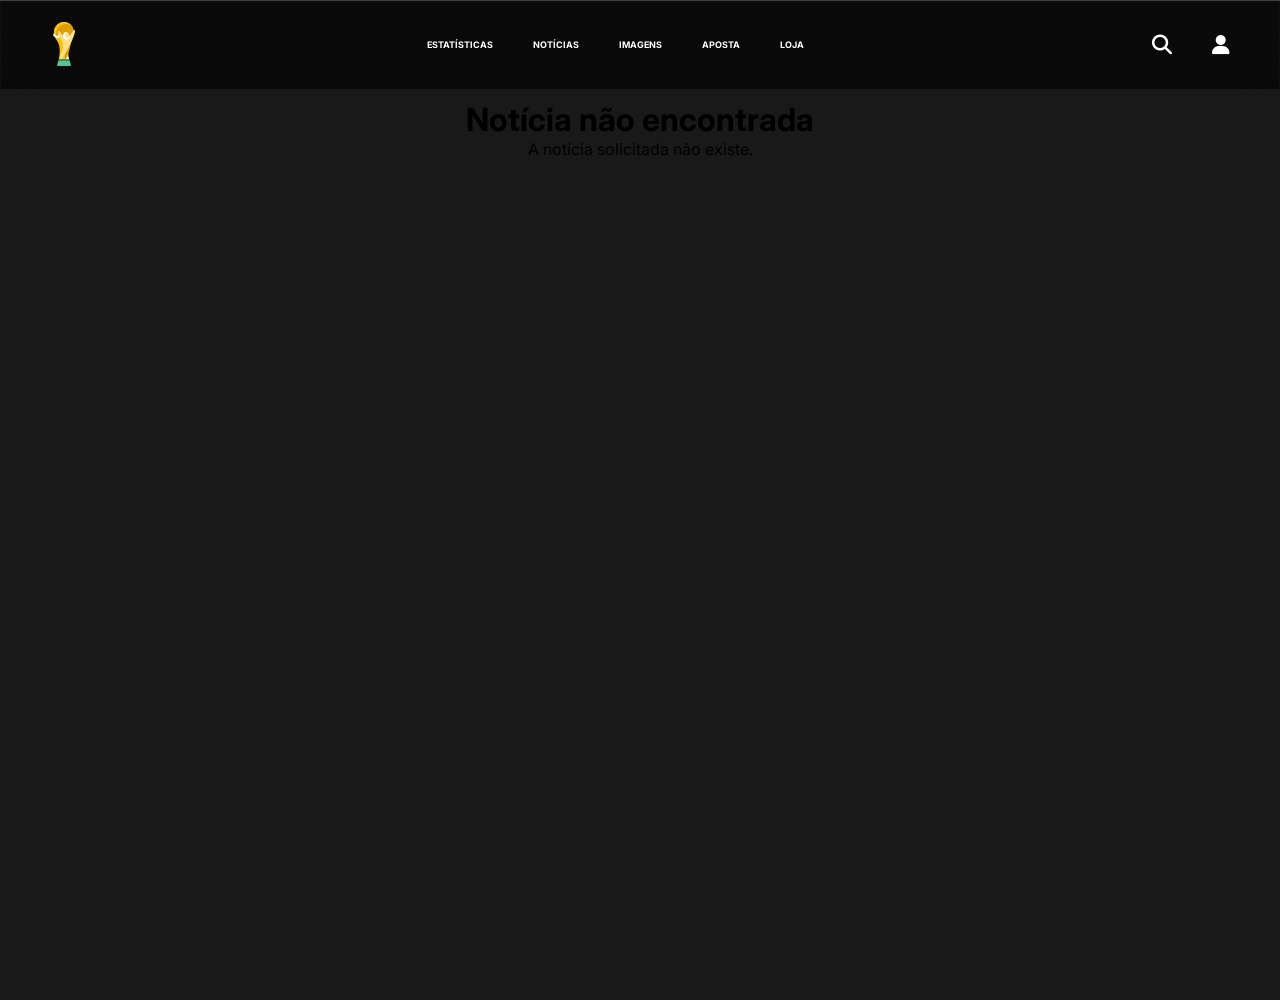
<file: newsPage/newsPage.html>
<!DOCTYPE html>
<html lang="pt-br">

<head>
    <meta charset="UTF-8">
    <meta name="viewport" content="width=device-width, initial-scale=1.0">
    <link rel="preconnect" href="https://fonts.googleapis.com">
    <link rel="preconnect" href="https://fonts.gstatic.com" crossorigin>
    <link
        href="https://fonts.googleapis.com/css2?family=Inter:ital,opsz,wght@0,14..32,100..900;1,14..32,100..900&family=Montserrat:ital,wght@0,100..900;1,100..900&display=swap"
        rel="stylesheet">
    <link rel="stylesheet" href="https://cdnjs.cloudflare.com/ajax/libs/font-awesome/6.5.2/css/all.min.css">
    <link rel="stylesheet" href="newsPage.css">
    <link rel="icon" type="image/png" href="/images/logoSite.png">
    <title>Notícias</title>
</head>

<body>
    <nav>
        <a href="/index.html">
            <img src="/images/logoSite.png" alt="Logo">
        </a>
        <div class="centralOptions">
            <h1>Estatísticas</h1>
            <a href="/portalNews/portalNews.html">
                <h1>Notícias</h1>
            </a>
            <h1>Imagens</h1>
            <h1>Aposta</h1>
            <h1>Loja</h1>
        </div>
        <div class="rightSide-user">
            <i class="fa-solid fa-magnifying-glass"></i>
            <i class="fa-solid fa-user"></i>
        </div>
    </nav>

    <main>

        <img id="imageMainNews" src="" alt="imageMainNew">

        <div class="cardInfoMain">

            <div class="infoMain">

                <h1 id="titulo"></h1>

                <h2 id="subtitulo"></h2>

                <p id="data"></p>

            </div>

            <div class="mainText" id="paragrafos">

            </div>

        </div>

    </main>
    <div id="disqus_thread"></div>
    <script>
        // AQUI É ONDE SE IMPLEMENTA O DISQUS PARA TER COMENTÁRIOS
        /**
        *  RECOMMENDED CONFIGURATION VARIABLES: EDIT AND UNCOMMENT THE SECTION BELOW TO INSERT DYNAMIC VALUES FROM YOUR PLATFORM OR CMS.
        *  LEARN WHY DEFINING THESE VARIABLES IS IMPORTANT: https://disqus.com/admin/universalcode/#configuration-variables    */
        /*
        var disqus_config = function () {
        this.page.url = PAGE_URL;  // Replace PAGE_URL with your page's canonical URL variable
        this.page.identifier = PAGE_IDENTIFIER; // Replace PAGE_IDENTIFIER with your page's unique identifier variable
        };
        */
        (function () { // DON'T EDIT BELOW THIS LINE
            var d = document, s = d.createElement('script');
            s.src = 'https://copa-do-mundo.disqus.com/embed.js';
            s.setAttribute('data-timestamp', +new Date());
            (d.head || d.body).appendChild(s);
        })();
    </script>
    <noscript>Please enable JavaScript to view the <a href="https://disqus.com/?ref_noscript">comments powered by
            Disqus.</a></noscript>
    <script src="/newsPage/newsPage.js"></script>
</body>
<script id="dsq-count-scr" src="//copa-do-mundo.disqus.com/count.js" async></script>

</html>
</file>
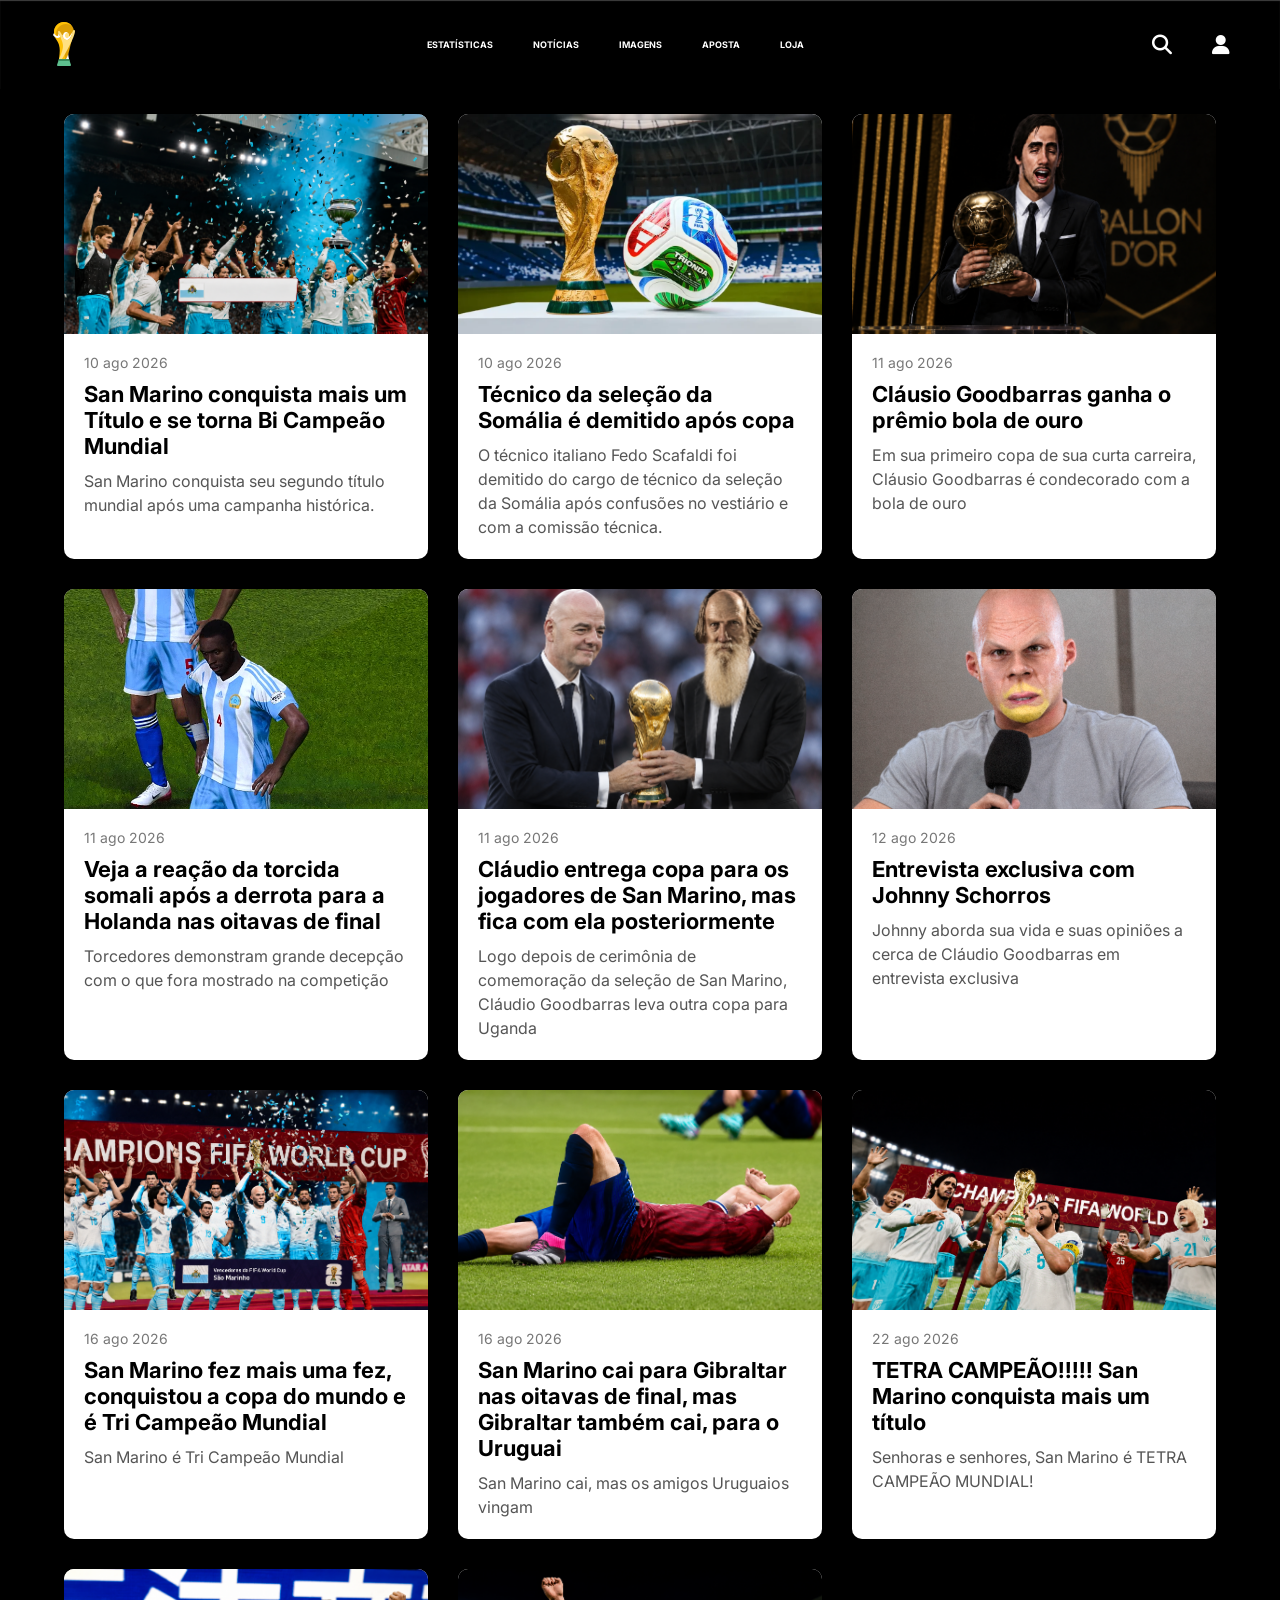
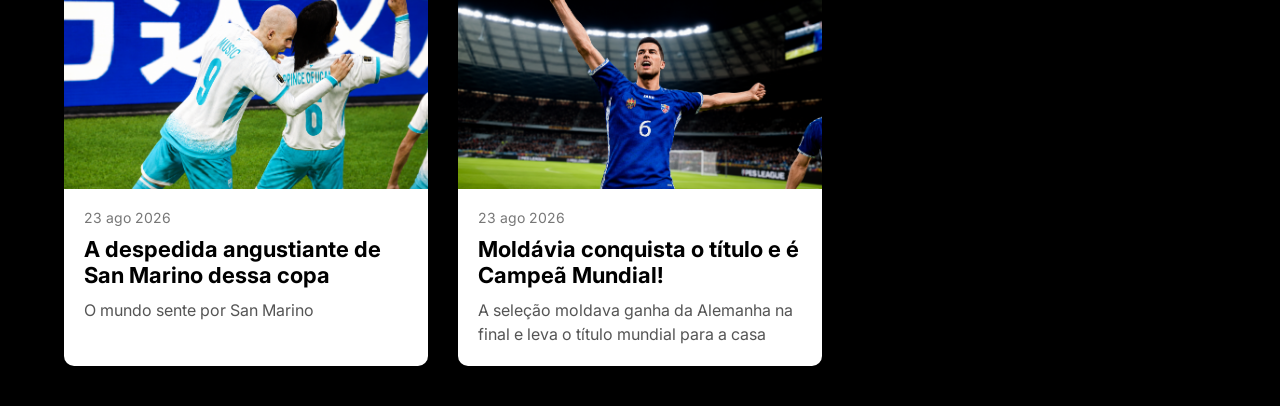
<file: portalNews/portalNews.html>
<!DOCTYPE html>
<html lang="pt-br">

<head>
    <meta charset="UTF-8">
    <meta name="viewport" content="width=device-width, initial-scale=1.0">
    <link rel="preconnect" href="https://fonts.googleapis.com">
    <link rel="preconnect" href="https://fonts.gstatic.com" crossorigin>
    <link
        href="https://fonts.googleapis.com/css2?family=Inter:ital,opsz,wght@0,14..32,100..900;1,14..32,100..900&family=Montserrat:ital,wght@0,100..900;1,100..900&display=swap"
        rel="stylesheet">
    <link rel="stylesheet" href="https://cdnjs.cloudflare.com/ajax/libs/font-awesome/6.5.2/css/all.min.css">
    <link rel="stylesheet" href="/portalNews/portalNews.css">
    <link rel="icon" type="image/png" href="/images/logoSite.png">
    <title>Portal de notícias</title>
</head>



<body>
    <nav>
        <a href="/index.html">
            <img src="/images/logoSite.png" alt="Logo">
        </a>
        <div class="centralOptions">
            <h1>Estatísticas</h1>
            <a href="/portalNews/portalNews.html">
                <h1>Notícias</h1>
            </a>
            <h1>Imagens</h1>
            <h1>Aposta</h1>
            <h1>Loja</h1>
        </div>
        <div class="rightSide-user">
            <i class="fa-solid fa-magnifying-glass"></i>
            <i class="fa-solid fa-user"></i>
        </div>
    </nav>
    <main>
        <h1 class="titlePage">
            Todas as notícias
        </h1>

        <section id="newsList" class="newsList">
        </section>
    </main>


    <script src="/portalNews/portalNews.js"></script>
</body>

</html>
</file>
<file: newsPage/newsPage.css>
* {
    margin: 0;
    padding: 0;
    box-sizing: border-box;
    font-family: "Inter", sans-serif;
    text-decoration: none;
}

::-webkit-scrollbar {
    display: none;
}

nav {
    display: flex;
    justify-content: space-between;
    align-items: center;

    width: 100%;
    box-sizing: border-box;

    padding: 20px 40px;

    font-size: 6px;
    text-transform: uppercase;

    position: fixed;
    top: 0;
    left: 0;

    background: rgba(0, 0, 0, 0.6);
    backdrop-filter: blur(20px) saturate(180%);

    box-shadow:
        0 10px 40px rgba(0, 0, 0, 0),
        inset 0 1px 1px rgba(255, 255, 255, 0.25);

    z-index: 9999;

    transition: transform 0.35s ease;
}

nav.hidden {
    transform: translateY(-120%);
}

nav h1 {
    padding: 10px;
    transition: 0.6s ease;
    border-radius: 20px;
    color: white;
    cursor: pointer;
}

nav h1:hover {
    background-color: rgba(214, 214, 214, 0.13);
}

body {
    margin: 0;
    padding: 0;
    height: 100vh;
    background-color: #1a1919;
}

.newsButton {
    display: inline-block;

    padding: 12px 25px;

    background-color: white;
    color: black;

    text-decoration: none;

    border-radius: 5px;

    font-weight: bold;

    transition: 0.3s;
}

.newsButton:hover {
    background-color: #ddd;
}

.rightSide-user {
    display: flex;
    gap: 25px;
}

.rightSide-user i {
    font-size: 20px;
    color: white;
    cursor: pointer;
    transition: 0.3s;
    padding: 10px;
    border-radius: 20px;
}

.rightSide-user i:hover {
    color: #aaa;
    background-color: rgba(214, 214, 214, 0.13);
}



.centralOptions {
    display: flex;
    gap: 20px;
}


.rightSide-user {
    display: flex;
    gap: 20px;
}

.slider {
    position: relative;
    width: 100%;
    height: 750px;
    overflow: hidden;
}

.slide::after {
    content: "";
    position: absolute;
    inset: auto 0 0 0;
    height: 70%;

    background: linear-gradient(
        to bottom,
        transparent 0%,
        rgba(0, 0, 0, 0.1) 25%,
        rgba(0, 0, 0, 0.45) 55%,
        rgba(0, 0, 0, 0.8) 80%,
        #000 100%
    );

    z-index: 1;
    pointer-events: none;
}



#prev,
#next {
    position: absolute;
    top: 50%;
    transform: translateY(-50%);
    z-index: 2;
    padding: 15px 20px;
    font-size: 30px;
    cursor: pointer;
}

#prev {
    left: 20px;
}

#next {
    right: 20px;
}



/* Abaixo parte do main */

main {
    display: flex;
    flex-direction: column;
    align-items: center;
}

#imageMainNews {
    width: 900px;
    height: 600px;
}

.cardInfoMain {
    display: flex;
    flex-direction: column;
}

.infoMain {
    padding: 40px 0px 40px 0px;
    color: white;
    max-width: 800px;
    
}

.infoMain h1{
    font-size: 50px;
    font-weight: 800;
}

.infoMain h2 {
    padding: 20px 0px 20px 0px;
}

.infoMain p {
    color: rgb(128, 128, 128);
}

.mainText {
    max-width: 800px;
    
}

.mainText p {
    color: white;
    font-size: 20px;
    letter-spacing: 1px;
    line-height: 35px;
    padding-bottom: 30px;
}

/* ===== Responsividade ===== */

html {
    width: 100%;
    overflow-x: hidden;
}

img,
video {
    max-width: 100%;
}

main {
    width: min(100% - 40px, 900px);
    margin: 100px auto 40px;
}

#imageMainNews {
    width: 100%;
    height: auto;
    max-height: 600px;
    object-fit: cover;
}

.infoMain,
.mainText {
    width: 100%;
    max-width: 800px;
}

@media (max-width: 800px) {
    nav {
        padding: 12px 18px;
        gap: 8px;
        flex-wrap: wrap;
    }

    nav > a img {
        width: 42px;
        height: auto;
    }

    nav h1 {
        padding: 7px;
        font-size: 10px;
    }

    .centralOptions {
        gap: 4px;
        flex-wrap: wrap;
        justify-content: center;
    }

    .rightSide-user {
        gap: 4px;
    }

    .rightSide-user i {
        font-size: 16px;
        padding: 7px;
    }

    main {
        width: min(100% - 30px, 800px);
        margin-top: 120px;
    }

    .infoMain {
        padding: 30px 0;
    }

    .infoMain h1 {
        font-size: clamp(32px, 7vw, 50px);
        line-height: 1.1;
    }

    .infoMain h2 {
        font-size: 20px;
        line-height: 1.35;
    }

    .mainText p {
        font-size: 18px;
        line-height: 1.7;
    }

    #disqus_thread {
        width: min(100% - 30px, 800px);
        margin: 0 auto;
    }
}

@media (max-width: 500px) {
    nav {
        min-height: 58px;
    }

    .centralOptions {
        order: 3;
        width: 100%;
        overflow-x: auto;
        flex-wrap: nowrap;
        justify-content: flex-start;
        scrollbar-width: none;
    }

    .centralOptions::-webkit-scrollbar {
        display: none;
    }

    .centralOptions h1 {
        white-space: nowrap;
    }

    main {
        width: calc(100% - 24px);
        margin-top: 120px;
    }

    #imageMainNews {
        max-height: 55vh;
    }

    .infoMain {
        padding: 25px 0;
    }

    .infoMain h1 {
        font-size: 30px;
    }

    .infoMain h2 {
        font-size: 17px;
        padding: 15px 0;
    }

    .mainText p {
        font-size: 16px;
        line-height: 1.65;
        letter-spacing: .4px;
    }

    #disqus_thread {
        width: calc(100% - 24px);
    }
}
</file>
<file: portalNews/portalNews.css>
* {
    margin: 0;
    padding: 0;
    box-sizing: border-box;
    font-family: "Inter", sans-serif;
    
}

a {
    text-decoration: none;
    color: white;
}

body {
    margin: 0;
    background-color: #000;
}

main {
    width: 90%;
    max-width: 1400px;
    margin: 40px auto;
}

::-webkit-scrollbar {
    display: none;
}

nav {
    display: flex;
    justify-content: space-between;
    align-items: center;

    width: 100%;
    box-sizing: border-box;

    padding: 20px 40px;

    font-size: 6px;
    text-transform: uppercase;

    position: fixed;
    top: 0;
    left: 0;

    background: rgba(0, 0, 0, 0.1);
    backdrop-filter: blur(20px) saturate(180%);

    box-shadow:
        0 10px 40px rgba(0, 0, 0, 0),
        inset 0 1px 1px rgba(255, 255, 255, 0.25);

    z-index: 9999;

    transition: transform 0.35s ease;
}

nav.hidden {
    transform: translateY(-120%);
}

nav h1 {
    padding: 10px;
    transition: 0.6s ease;
    border-radius: 20px;
    color: white;
    cursor: pointer;
}

nav h1:hover {
    background-color: rgba(214, 214, 214, 0.13);
}

.newsButton {
    display: inline-block;

    padding: 12px 25px;

    background-color: white;
    color: black;

    text-decoration: none;

    border-radius: 5px;

    font-weight: bold;

    transition: 0.3s;
}

.newsButton:hover {
    background-color: #c0c0c0;
}

.rightSide-user {
    display: flex;
    gap: 25px;
}

.rightSide-user i {
    font-size: 20px;
    color: white;
    cursor: pointer;
    transition: 0.3s;
    padding: 10px;
    border-radius: 20px;
}

.rightSide-user i:hover {
    color: #aaa;
    background-color: rgba(214, 214, 214, 0.13);
}

.centralOptions {
    display: flex;
    gap: 20px;
}


.rightSide-user {
    display: flex;
    gap: 20px;
}


.titlePage {
    margin-bottom: 30px;
    font-size: 36px;
}

.newsList {
    display: grid;
    grid-template-columns: repeat(3, 1fr);

    gap: 30px;
}

.cardNews {
    display: block;
    text-decoration: none;
    color: inherit;
    background-color: white;
    border-radius: 10px;
    overflow: hidden;
    box-shadow: 0 3px 10px rgba(0,0,0, 0.15);
    transition: transform 0.2s;
}

.cardNews:hover {
    transform: translateY(-5px);
}

.cardNews img {
    width: 100%;
    height: 220px;

    object-fit: cover;

    display: block;
}

.cardInfo {
    padding: 20px;
}

.cardInfo .data {
    font-size: 14px;
    color: #777;

    margin-bottom: 10px;
}

.cardInfo h2 {
    margin: 0 0 10px 0;

    font-size: 22px;
}

.cardInfo p {
    margin: 0;

    line-height: 1.5;

    color: #555;
}


@media (max-width: 900px) {

    .newsList {
        grid-template-columns: repeat(2, 1fr);
    }

}

@media (max-width: 600px) {

    .newsList {
        grid-template-columns: 1fr;
    }

}

/* ===== Responsividade ===== */

html {
    width: 100%;
    overflow-x: hidden;
}

@media (max-width: 800px) {
    nav {
        padding: 12px 18px;
        gap: 8px;
        flex-wrap: wrap;
    }

    nav > a img {
        width: 42px;
        height: auto;
    }

    nav h1 {
        padding: 7px;
        font-size: 10px;
    }

    .centralOptions {
        gap: 4px;
        flex-wrap: wrap;
        justify-content: center;
    }

    .rightSide-user {
        gap: 4px;
    }

    .rightSide-user i {
        font-size: 16px;
        padding: 7px;
    }

    main {
        width: calc(100% - 30px);
        margin-top: 110px;
    }

    .titlePage {
        font-size: 30px;
    }

    .newsList {
        gap: 18px;
    }

    .cardNews img {
        height: 190px;
    }

    .cardInfo {
        padding: 16px;
    }

    .cardInfo h2 {
        font-size: 19px;
    }
}

@media (max-width: 500px) {
    .centralOptions {
        order: 3;
        width: 100%;
        overflow-x: auto;
        flex-wrap: nowrap;
        justify-content: flex-start;
        scrollbar-width: none;
    }

    .centralOptions::-webkit-scrollbar {
        display: none;
    }

    .centralOptions h1 {
        white-space: nowrap;
    }

    main {
        width: calc(100% - 24px);
        margin-top: 120px;
    }

    .titlePage {
        font-size: 26px;
        margin-bottom: 20px;
    }

    .newsList {
        grid-template-columns: 1fr;
        gap: 16px;
    }

    .cardNews img {
        height: auto;
        aspect-ratio: 16 / 9;
    }

    .cardInfo {
        padding: 15px;
    }

    .cardInfo h2 {
        font-size: 20px;
    }
}
</file>
